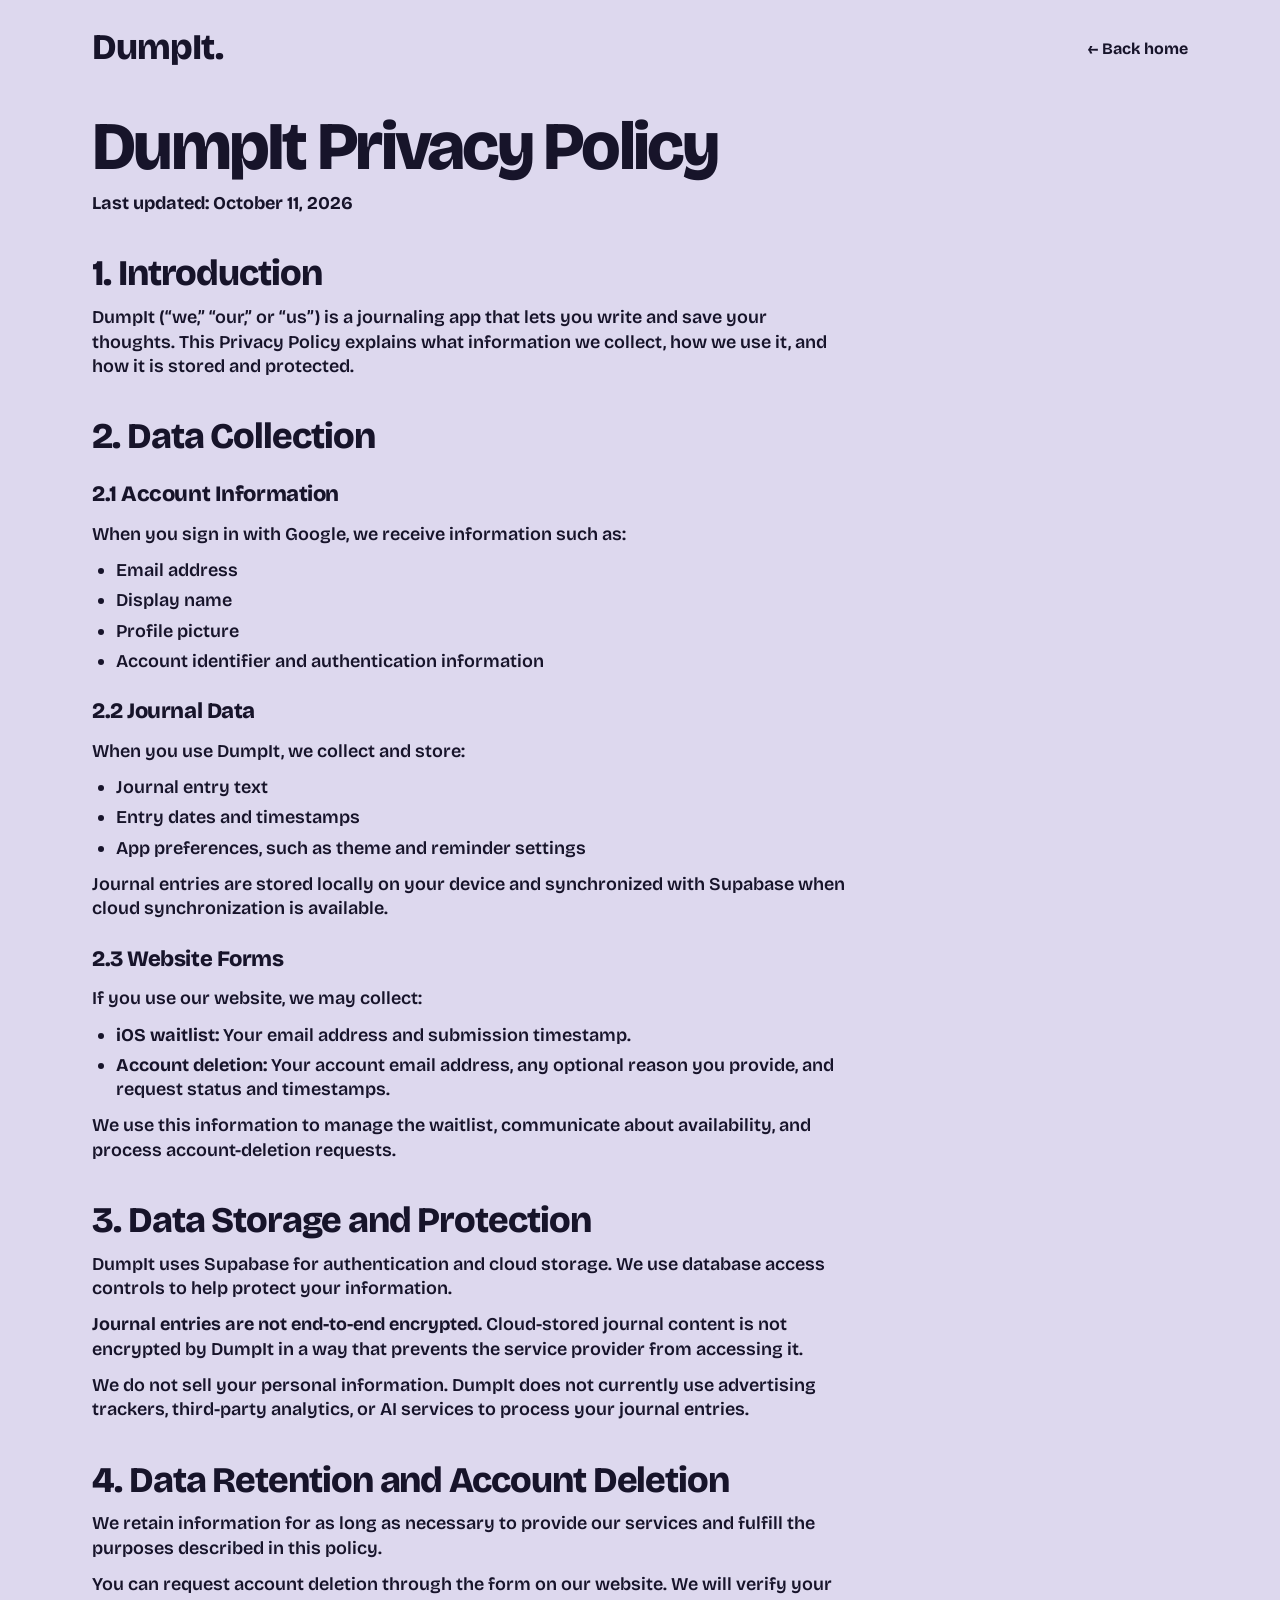
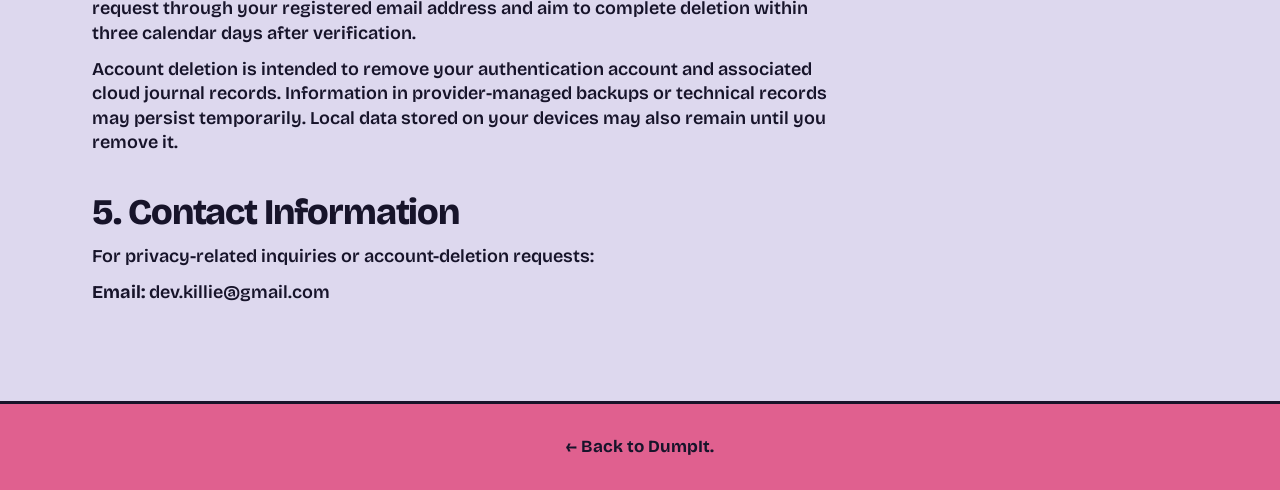
<file: privacy_policy.html>
<!doctype html>
<html lang="en">
<head>
  <meta charset="utf-8">
  <meta name="viewport" content="width=device-width, initial-scale=1">
  <title>Privacy Policy — DumpIt</title>
  <meta name="description" content="DumpIt privacy policy: what we collect, how it's stored, and how to delete your account.">
  <link rel="preconnect" href="https://fonts.googleapis.com">
  <link rel="preconnect" href="https://fonts.gstatic.com" crossorigin>
  <link href="https://fonts.googleapis.com/css2?family=Bricolage+Grotesque:opsz,wght@12..96,400;12..96,600;12..96,800&display=swap" rel="stylesheet">
  <link rel="stylesheet" href="./styles.css">
  <link rel="icon" href="data:image/svg+xml,%3Csvg xmlns='http://www.w3.org/2000/svg' viewBox='0 0 200 200'%3E%3Cstyle%3E.b{fill:%23E05C8E}.i{fill:%231A1428}.p{fill:%23FFFDF6}.t{fill:%23FFFDF6}.so{stroke:%231A1428;stroke-linejoin:round;stroke-linecap:round}%3C/style%3E%3Crect x='6' y='6' width='188' height='188' rx='42' class='t so' stroke-width='6'/%3E%3Cg transform='translate(26 24) scale(.74)'%3E%3Cg transform='translate(6 6)' class='i so' stroke-width='6'%3E%3Cpath d='M28 88H172L162 160Q161 166 155 166H45Q39 166 38 160Z'/%3E%3Crect x='22' y='66' width='156' height='24' rx='6'/%3E%3C/g%3E%3Ccircle cx='62' cy='172' r='9' class='i'/%3E%3Ccircle cx='138' cy='172' r='9' class='i'/%3E%3Cpath d='M28 88H172L162 160Q161 166 155 166H45Q39 166 38 160Z' class='b so' stroke-width='6'/%3E%3Cellipse cx='66' cy='124' rx='16' ry='18' class='p so' stroke-width='4'/%3E%3Ccircle cx='66' cy='126' r='7' class='i'/%3E%3Cpath d='M50.0 124 A16 18 0 0 1 82.0 124Z' class='b so' stroke-width='4'/%3E%3Cellipse cx='110' cy='124' rx='16' ry='18' class='p so' stroke-width='4'/%3E%3Ccircle cx='110' cy='126' r='7' class='i'/%3E%3Cpath d='M94.0 124 A16 18 0 0 1 126.0 124Z' class='b so' stroke-width='4'/%3E%3Crect x='22' y='66' width='156' height='24' rx='6' class='b so' stroke-width='6'/%3E%3C/g%3E%3C/svg%3E">
</head>
<body>
<div class="page">

  <header class="wrap">
    <nav class="nav" aria-label="Main">
      <a class="logo" href="./index.html">DumpIt.</a>
      <div class="nav-links">
        <a href="./index.html">← Back home</a>
      </div>
    </nav>
  </header>

  <main>
    <section class="wrap section">
      <div class="policy">
        <h1>DumpIt Privacy Policy</h1>
        <p><strong>Last updated: October 11, 2026</strong></p>

        <h2>1. Introduction</h2>
        <p>DumpIt (“we,” “our,” or “us”) is a journaling app that lets you write and save your thoughts. This Privacy Policy explains what information we collect, how we use it, and how it is stored and protected.</p>

        <h2>2. Data Collection</h2>

        <h3>2.1 Account Information</h3>
        <p>When you sign in with Google, we receive information such as:</p>
        <ul>
          <li>Email address</li>
          <li>Display name</li>
          <li>Profile picture</li>
          <li>Account identifier and authentication information</li>
        </ul>

        <h3>2.2 Journal Data</h3>
        <p>When you use DumpIt, we collect and store:</p>
        <ul>
          <li>Journal entry text</li>
          <li>Entry dates and timestamps</li>
          <li>App preferences, such as theme and reminder settings</li>
        </ul>
        <p>Journal entries are stored locally on your device and synchronized with Supabase when cloud synchronization is available.</p>

        <h3>2.3 Website Forms</h3>
        <p>If you use our website, we may collect:</p>
        <ul>
          <li><strong>iOS waitlist:</strong> Your email address and submission timestamp.</li>
          <li><strong>Account deletion:</strong> Your account email address, any optional reason you provide, and request status and timestamps.</li>
        </ul>
        <p>We use this information to manage the waitlist, communicate about availability, and process account-deletion requests.</p>

        <h2>3. Data Storage and Protection</h2>
        <p>DumpIt uses Supabase for authentication and cloud storage. We use database access controls to help protect your information.</p>
        <p><strong>Journal entries are not end-to-end encrypted.</strong> Cloud-stored journal content is not encrypted by DumpIt in a way that prevents the service provider from accessing it.</p>
        <p>We do not sell your personal information. DumpIt does not currently use advertising trackers, third-party analytics, or AI services to process your journal entries.</p>

        <h2>4. Data Retention and Account Deletion</h2>
        <p>We retain information for as long as necessary to provide our services and fulfill the purposes described in this policy.</p>
        <p>You can request account deletion through the form on our website. We will verify your request through your registered email address and aim to complete deletion within three calendar days after verification.</p>
        <p>Account deletion is intended to remove your authentication account and associated cloud journal records. Information in provider-managed backups or technical records may persist temporarily. Local data stored on your devices may also remain until you remove it.</p>

        <h2>5. Contact Information</h2>
        <p>For privacy-related inquiries or account-deletion requests:</p>
        <p><strong>Email:</strong> dev.killie@gmail.com</p>
      </div>
    </section>
  </main>

  <footer class="footer">
    <div class="wrap mini-footer-inner">
      <a href="./index.html">← Back to DumpIt.</a>
    </div>
  </footer>

</div>
<!-- Hidden theme hooks so a saved theme carries over to this page -->
<div id="themeSwatches" style="display:none"></div>
<span id="themeName" style="display:none"></span>
<script src="./app.js"></script>
</body>
</html>
</file>
<file: styles.css>
/* DumpIt landing — recreated from mockup-original/Main.dc.html */
:root {
  --ink: #17142A;
  --muted: #5A566E;
  --faded: #8E88A8;
  --yellow: #F2C94C;
  --white: #FFFFFF;
  /* themed — set by app.js, default = Bubblegum (exact app tokens) */
  --accent: #E0608F;
  --ground: #DDD8EE;
  --on-accent: #17142A;
}

* { box-sizing: border-box; }
html { scroll-behavior: smooth; }
html, body { margin: 0; padding: 0; }
body {
  font-family: 'Bricolage Grotesque', 'Helvetica Neue', sans-serif;
  color: var(--ink);
  line-height: 1.35;
  background: var(--ground);
  transition: background .25s ease;
  -webkit-font-smoothing: antialiased;
  overflow-x: clip;
}
a { color: var(--ink); text-decoration: none; }
a:hover { text-decoration: underline; }
::selection { background: var(--ink); color: var(--ground); }

.page { width: 100%; min-height: 100vh; padding-bottom: 0; }
.wrap { max-width: 1160px; margin: 0 auto; padding: 0 32px; }

/* ---------- primitives (exact values from mockup) ---------- */
.card {
  background: rgba(255,255,255,.68);
  border: 3px solid var(--ink);
  border-radius: 20px;
  box-shadow: 6px 6px 0 var(--ink);
}
.btn {
  display: inline-flex;
  align-items: center;
  justify-content: center;
  gap: 10px;
  min-height: 56px;
  padding: 0 28px;
  border: 3px solid var(--ink);
  border-radius: 16px;
  box-shadow: 5px 5px 0 var(--ink);
  font-family: inherit;
  font-weight: 800;
  font-size: 20px;
  color: var(--ink);
  cursor: pointer;
  transition: transform .06s ease, box-shadow .06s ease, background .25s ease;
}
.btn:hover { text-decoration: none; }
.btn:active { transform: translate(4px,4px); box-shadow: 1px 1px 0 var(--ink); }
.btn-small { min-height: 48px; font-size: 17px; padding: 0 20px; }
.btn-accent { background: var(--accent); color: var(--on-accent); }
.btn-white { background: rgba(255,255,255,.8); }
.btn-block { width: 100%; background: var(--white); color: var(--ink); }
.tag {
  display: inline-block;
  background: var(--yellow);
  border: 3px solid var(--ink);
  border-radius: 10px;
  padding: 6px 14px;
  font-weight: 800;
  color: var(--ink);
}
.tag-rotate { transform: rotate(-2deg); }
.tag-big { font-size: 26px; padding: 8px 20px; }
.tag-small { font-size: 12px; padding: 3px 10px; border-width: 2px; transform: rotate(-2deg); }
.swatch {
  width: 48px; height: 48px;
  border-radius: 50%;
  border: 3px solid var(--ink);
  cursor: pointer;
  padding: 0;
  box-shadow: 3px 3px 0 var(--ink);
}
/* unselected: raised, static — no hover motion */
/* selected: pressed in and stays in, like a held-down button. No ring. */
.swatch-active { transform: translate(3px,3px); box-shadow: 0 0 0 var(--ink); }
.swatch:focus-visible, .btn:focus-visible, a:focus-visible, input:focus-visible {
  outline: 3px solid var(--ink);
  outline-offset: 3px;
}

/* ---------- nav ---------- */
.nav {
  display: flex;
  align-items: center;
  justify-content: space-between;
  flex-wrap: wrap;
  gap: 16px;
  padding: 24px 0;
}
.logo { font-weight: 800; font-size: 36px; letter-spacing: -0.03em; }
.nav-links { display: flex; gap: 28px; align-items: center; flex-wrap: wrap; }
.nav-links a:not(.btn) { font-weight: 700; padding: 12px 0; display: inline-block; }

/* ---------- hero ---------- */
.hero { padding-top: 36px; padding-bottom: 72px; }
.hero-grid { display: flex; flex-wrap: wrap; gap: 48px; align-items: center; justify-content: space-between; }
.hero-copy { flex: 1 1 480px; min-width: 0; display: flex; flex-direction: column; gap: 26px; align-items: flex-start; }
.hero-title { margin: 0; font-size: clamp(52px, 7.4vw, 104px); line-height: .92; letter-spacing: -0.04em; font-weight: 800; }
.lede { margin: 0; font-size: 21px; max-width: 520px; font-weight: 600; }
.hero-cta { display: flex; flex-wrap: wrap; gap: 20px; align-items: center; padding-top: 6px; }
.micro { font-size: 15px; font-weight: 600; color: var(--muted); }

/* phone mockup — Today screen (matches app screenshot) */
.phone-wrap { flex: 0 0 auto; position: relative; width: 420px; height: 740px; max-width: 100%; }
.phone {
  position: absolute; left: 60px; top: 20px; width: 300px; height: 700px;
  border: 6px solid var(--ink); border-radius: 48px;
  background: var(--ground);
  box-shadow: 10px 10px 0 var(--ink);
  padding: 56px 18px 96px; overflow: hidden; transform: rotate(3deg);
  transition: background .25s ease;
  display: flex; flex-direction: column; gap: 10px;
}
/* Dynamic-Island-style notch */
.phone::before {
  content: ""; position: absolute; top: 14px; left: 50%;
  width: 96px; height: 26px; transform: translateX(-50%);
  background: var(--ink); border-radius: 999px;
}
.phone-date { font-size: 12px; font-weight: 700; color: var(--muted); }
.phone-bubble {
  background: rgba(255,255,255,.85);
  border: 3px solid var(--ink);
  border-radius: 16px;
  box-shadow: 4px 4px 0 var(--ink);
  padding: 12px 14px;
  font-size: 24px; font-weight: 800; line-height: 1.05; letter-spacing: -0.02em;
}
.thought-dots { display: flex; flex-direction: column; gap: 2px; margin: -6px 0 -4px 36px; }
.thought { display: block; border: 2.5px solid var(--ink); background: #fff; border-radius: 50%; }
.thought-big { width: 14px; height: 14px; }
.thought-small { width: 8px; height: 8px; margin-left: 4px; }
.phone-mascot { margin: 0 0 0 6px; }
.week-strip { display: flex; justify-content: space-between; text-align: center; margin: 2px 0 4px; }
.week-day { display: flex; flex-direction: column; align-items: center; gap: 5px; min-width: 30px; }
.week-letter { font-size: 11px; font-weight: 800; color: var(--muted); }
.week-today .week-letter { color: var(--ink); }
.week-dot {
  width: 18px; height: 18px; border-radius: 50%;
  border: 2px dashed var(--faded);
}
.week-today .week-dot { border-color: var(--ink); border-style: solid; border-width: 2.5px; background: var(--accent); }
.week-num { font-size: 13px; font-weight: 600; color: var(--muted); }
.week-today .week-num { color: var(--ink); font-weight: 800; }
.phone-textbox {
  padding: 14px 16px; border-radius: 16px; box-shadow: 4px 4px 0 var(--ink);
  font-size: 15px; font-weight: 600; min-height: 132px; color: var(--muted);
  background: rgba(255,255,255,.85);
}
.phone-textbox-filled { color: var(--ink); }
.phone-btn { width: 100%; min-height: 48px; margin-top: 2px; font-size: 18px; border-radius: 14px; box-shadow: 4px 4px 0 var(--ink); }
.phone-status { font-size: 11px; font-weight: 600; color: var(--muted); }
.phone-tabs {
  position: absolute; left: 14px; right: 14px; bottom: 16px;
  display: flex; gap: 6px; padding: 6px;
  border: 3px solid var(--ink); border-radius: 20px;
  background: rgba(255,255,255,.9); box-shadow: 4px 4px 0 var(--ink);
  font-size: 12px; font-weight: 700; text-align: center;
}
.phone-tab {
  appearance: none;
  flex: 1; padding: 8px 0;
  display: flex; flex-direction: column; align-items: center; gap: 3px;
  background: transparent; border: 3px solid transparent; border-radius: 14px;
  font-family: inherit; font-size: 12px; font-weight: 700; line-height: 1.2;
  color: var(--ink); cursor: pointer;
}
.phone-tab svg { display: block; }
.phone-tab:not(.phone-tab-active):hover { background: rgba(27,22,48,.06); }
.phone-tab-active { border-color: var(--ink); background: var(--accent); color: var(--on-accent); box-shadow: 3px 3px 0 var(--ink); }
.phone-tab-active:active { transform: translate(2px,2px); box-shadow: 1px 1px 0 var(--ink); }

/* ---------- theme strip ---------- */
.theme-section { padding-bottom: 88px; }
.theme-card { padding: 28px 36px; display: flex; flex-wrap: wrap; gap: 28px; align-items: center; justify-content: space-between; background: var(--accent); color: var(--on-accent); }
.theme-copy { flex: 1 1 320px; }
.theme-title { font-size: 34px; font-weight: 800; letter-spacing: -0.03em; line-height: 1.05; }
.theme-sub { font-size: 17px; font-weight: 600; margin-top: 6px; }
.swatches { display: flex; flex-wrap: wrap; gap: 14px; padding: 6px; }

/* ---------- sections ---------- */
.section { padding-bottom: 96px; }
.h2 { margin: 0 0 36px; font-size: clamp(40px, 5vw, 64px); letter-spacing: -0.035em; line-height: 1; font-weight: 800; }
.body-large { margin: 0; font-size: 20px; font-weight: 600; }
.muted { color: var(--muted); font-weight: 600; }
.grid-3 { display: grid; grid-template-columns: repeat(3, minmax(0,1fr)); gap: 32px; }
.step { padding: 30px; }
.step-1 { transform: rotate(-1.5deg); }
.step-2 { transform: rotate(1deg); }
.step-3 { transform: rotate(-0.8deg); }
.step-num { width: 56px; height: 56px; border-radius: 14px; border: 3px solid var(--ink); background: var(--accent); color: var(--on-accent); font-weight: 800; font-size: 28px; display: flex; align-items: center; justify-content: center; }
.step-title { font-size: 32px; font-weight: 800; letter-spacing: -0.03em; margin: 18px 0 8px; }
.step-text { font-size: 18px; font-weight: 600; }

/* pile */
#pile { padding-bottom: 104px; }
.pile-grid { display: flex; flex-wrap: wrap; gap: 56px; align-items: center; }
.pile-copy { flex: 1 1 380px; min-width: 0; display: flex; flex-direction: column; gap: 20px; align-items: flex-start; }
.pile-copy .body-large { max-width: 460px; }
.pile-cards { flex: 1 1 440px; min-width: 0; display: flex; flex-direction: column; gap: 22px; padding: 8px 0; }
.pile-card { padding: 18px 24px; }
.pile-1 { transform: rotate(-1.5deg); margin-right: 60px; }
.pile-2 { transform: rotate(1deg); margin-left: 50px; }
.pile-3 { transform: rotate(-0.8deg); margin-right: 30px; }
.pile-4 { transform: rotate(1.5deg); margin-left: 20px; margin-right: 90px; }
.pile-date { font-size: 14px; font-weight: 800; }
.pile-text { font-size: 19px; font-weight: 600; }

/* install */
#install { padding-bottom: 104px; }
.install-grid { display: flex; flex-wrap: wrap; gap: 40px; align-items: flex-start; }
.install-steps { flex: 1 1 440px; min-width: 0; display: flex; flex-direction: column; gap: 22px; }
.install-step { padding: 22px 26px; display: flex; gap: 20px; align-items: center; }
.install-num { flex: 0 0 52px; height: 52px; border-radius: 50%; border: 3px solid var(--ink); background: var(--accent); color: var(--on-accent); font-weight: 800; font-size: 26px; display: flex; align-items: center; justify-content: center; }
.install-title { font-size: 22px; font-weight: 800; }
.install-sub { font-size: 16px; font-weight: 600; color: var(--muted); }
.spec-card { flex: 1 1 380px; min-width: 0; padding: 34px; background: var(--accent); color: var(--on-accent); transform: rotate(1deg); }
.spec-head { display: flex; align-items: center; gap: 16px; }
.spec-title { font-size: 32px; font-weight: 800; letter-spacing: -0.03em; line-height: 1; }
.spec-rows { margin: 24px 0; display: flex; flex-direction: column; gap: 10px; font-size: 17px; font-weight: 600; }
.spec-row { display: flex; justify-content: space-between; gap: 16px; border-bottom: 2px dashed currentColor; padding-bottom: 10px; }
.spec-row-last { border-bottom: 0; padding-bottom: 0; }
.spec-hash { word-break: break-all; text-align: right; }
a.spec-hash { color: inherit; text-decoration: underline; font-weight: 700; }
.spec-note { font-size: 14px; font-weight: 600; margin-top: 16px; }

/* privacy */
.privacy-grid { gap: 28px; }
.privacy-card { padding: 26px; }
.privacy-q { font-size: 22px; font-weight: 800; margin-bottom: 10px; }
.privacy-a { font-size: 17px; font-weight: 600; color: var(--muted); }
.privacy-a .u { color: var(--ink); text-decoration: underline; font-weight: 700; }
.privacy-foot { margin-top: 28px; font-size: 17px; font-weight: 700; }
.privacy-foot .u { text-decoration: underline; }

/* ios */
#ios { padding-bottom: 104px; }
.ios-card { padding: 44px; display: flex; flex-wrap: wrap; gap: 36px; align-items: center; justify-content: space-between; background: var(--yellow); }
.ios-copy { flex: 1 1 360px; }
.ios-title { font-size: clamp(34px, 4vw, 52px); font-weight: 800; letter-spacing: -0.035em; line-height: 1; }
.ios-sub { font-size: 19px; font-weight: 600; margin-top: 10px; max-width: 440px; }
.ios-form { flex: 1 1 380px; display: flex; flex-direction: column; gap: 10px; }
.ios-label { font-size: 15px; font-weight: 800; }
.ios-row { display: flex; flex-wrap: wrap; gap: 16px; }
.ios-row input {
  flex: 1 1 220px; min-width: 0; min-height: 56px;
  padding: 0 18px; border: 3px solid var(--ink); border-radius: 16px;
  background: var(--white); font-family: inherit; font-size: 18px; font-weight: 600; color: var(--ink);
  box-shadow: inset 3px 3px 0 rgba(27,22,48,.15);
}

/* faq */
#faq { padding-bottom: 104px; }
.faq-grid { display: grid; grid-template-columns: repeat(2, minmax(0,1fr)); gap: 28px; }
.faq-card { padding: 26px 28px; }
.faq-q { font-size: 23px; font-weight: 800; margin-bottom: 8px; }
.faq-a { font-size: 17px; font-weight: 600; color: var(--muted); }

/* contact */
.contact-line { margin: 0; text-align: center; font-size: 18px; font-weight: 600; }
.contact-line + .contact-line { margin-top: 12px; }
.contact-line .u { text-decoration: underline; font-weight: 700; }
.contact-line-left { text-align: left; margin-top: 28px; max-width: 640px; }
.mini-form { max-width: 520px; margin: 20px auto 0; display: flex; flex-direction: column; gap: 10px; }
.mini-form-left { margin-left: 0; margin-right: 0; }
.mini-form input[type="email"], .mini-form input[type="text"] {
  min-height: 56px; padding: 0 18px;
  border: 3px solid var(--ink); border-radius: 16px;
  background: var(--white); font-family: inherit; font-size: 18px; font-weight: 600; color: var(--ink);
  box-shadow: inset 3px 3px 0 rgba(27,22,48,.15);
}
.mini-form input::placeholder { color: var(--muted); font-weight: 500; }
/* honeypot: kept in the DOM for bots, pushed off-screen for humans */
.hp { position: absolute !important; left: -9999px !important; width: 1px !important; height: 1px !important; opacity: 0 !important; }
.form-msg { margin: 4px 0 0; font-size: 16px; font-weight: 700; }
.form-msg.ok { color: var(--ink); }
.form-msg.err { color: #B00020; }
.btn:disabled { opacity: .6; cursor: wait; }

/* delete_account page */
.delete-title { margin: 18px 0 0; font-size: clamp(44px, 6vw, 76px); line-height: .95; letter-spacing: -0.04em; font-weight: 800; }
.delete-title + .lede { margin-top: 18px; }
.reason-list { display: flex; flex-direction: column; gap: 10px; }
.reason-list label { display: flex; align-items: center; gap: 12px; font-size: 18px; font-weight: 600; cursor: pointer; }
.reason-list input[type="radio"] { width: 22px; height: 22px; flex: 0 0 auto; accent-color: var(--accent); cursor: pointer; }
.steps-card { margin-top: 32px; padding: 28px 30px; max-width: 640px; }
.steps-title { font-size: 24px; font-weight: 800; letter-spacing: -0.02em; }
.steps-card ol { margin: 12px 0 0; padding-left: 22px; font-size: 18px; font-weight: 600; display: flex; flex-direction: column; gap: 10px; }
.mini-footer-inner { padding-top: 32px; padding-bottom: 32px; text-align: center; font-size: 17px; font-weight: 700; }
.mini-footer-inner a { color: var(--on-accent); }

/* privacy policy page */
.policy { max-width: 760px; }
.policy h1 { margin: 18px 0 0; font-size: clamp(40px, 5.4vw, 68px); line-height: .95; letter-spacing: -0.04em; font-weight: 800; }
.policy h2 { margin: 40px 0 0; font-size: clamp(26px, 3.2vw, 36px); letter-spacing: -0.03em; line-height: 1.05; font-weight: 800; }
.policy h3 { margin: 24px 0 0; font-size: 22px; font-weight: 800; letter-spacing: -0.02em; }
.policy p, .policy li { font-size: 18px; font-weight: 600; }
.policy p { margin: 12px 0 0; }
.policy ul { margin: 12px 0 0; padding-left: 24px; display: flex; flex-direction: column; gap: 6px; }

/* footer */
.footer { border-top: 3px solid var(--ink); background: var(--accent); color: var(--on-accent); }
.footer-inner { padding-top: 64px; padding-bottom: 64px; display: flex; flex-wrap: wrap; gap: 40px; align-items: center; justify-content: space-between; }
.footer-brand { display: flex; align-items: center; gap: 24px; flex-wrap: wrap; }
.footer-logo { font-size: clamp(44px, 6vw, 76px); font-weight: 800; letter-spacing: -0.04em; line-height: .95; }
.footer-tag { font-size: 20px; font-weight: 700; margin-top: 6px; }
.footer-links { display: flex; flex-direction: column; gap: 6px; font-size: 17px; font-weight: 700; }
.footer-links a { color: var(--on-accent); }
.footer-made { font-weight: 600; margin-top: 10px; }

/* ---------- responsive (mockup was desktop 1440px — keep exact on desktop, stack on small) ---------- */
@media (max-width: 960px) {
  .grid-3 { grid-template-columns: 1fr; }
  .faq-grid { grid-template-columns: 1fr; }
  .hero-grid { gap: 56px; }
  .phone-wrap { width: 100%; max-width: 420px; margin: 0 auto; height: 740px; }
  .phone { left: 50%; transform: translateX(-50%) rotate(3deg); }
  .install-step { padding: 18px 20px; gap: 14px; }
  .install-num { flex: 0 0 46px; height: 46px; font-size: 22px; }
  .install-title { font-size: 20px; }
  .step { padding: 24px; }
  .pile-1, .pile-2, .pile-3, .pile-4 { margin-left: 0; margin-right: 0; }
  .theme-card, .ios-card { padding: 28px 24px; }
  .wrap { padding: 0 20px; }
}
@media (max-width: 420px) {
  .phone-wrap { height: 740px; }
  .phone { width: 300px; height: 700px; gap: 8px; transform: translateX(-50%) rotate(1deg); }
  .hero-title { font-size: 44px; }
  .tag-big { font-size: 22px; }
  .phone-bubble { font-size: 21px; }
  .phone-textbox { min-height: 112px; }
  .week-num { font-size: 12px; }
  .phone-mascot { margin-top: 0; }
  .thought-dots { gap: 2px; margin: -8px 0 -6px 36px; }
  .thought-big { width: 12px; height: 12px; }
  .thought-small { width: 7px; height: 7px; }
  .btn { width: 100%; }
  .hero-cta .btn { width: 100%; }
  /* header download button hidden on mobile */
  .nav-links .btn { display: none; }
  /* more air: theme picker → "Three steps" heading */
  .theme-section { padding-bottom: 120px; }
  /* more air: "Close it" card → "Everything lands in the pile" */
  #how { padding-bottom: 128px; }
  /* more air: privacy-policy line → iPhone card */
  .privacy-foot { margin-bottom: 32px; }
  /* less air: last FAQ card → queries line */
  #faq { padding-bottom: 64px; }
  /* more air: request-deletion line → footer */
  #contact { padding-bottom: 128px; }
}
</file>
